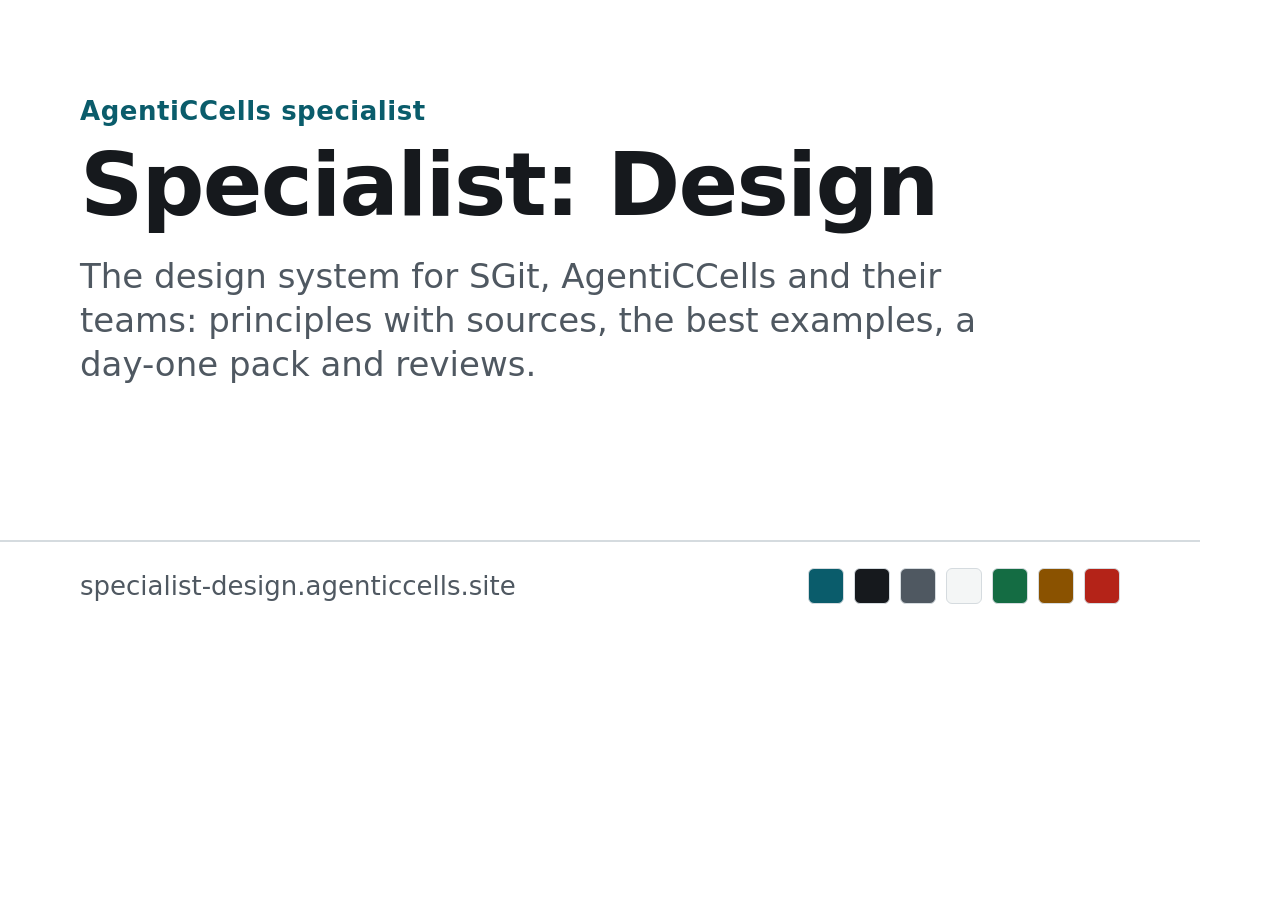
<file: scripts/share-card.html>
<!doctype html>
<html lang="en-GB">
<head>
<meta charset="utf-8">
<title>Share card source</title>
<!-- No ACC mark here: it waits on the Creative Commons trademark question (see reviews/2026-11-16__hub-agenticcells-site.md).
     The source of src/assets/share-card.jpg (1200 by 630). Regenerate with node scripts/make-share-card.cjs. Colours come from the pack's tokens only. -->
<link rel="stylesheet" href="../pack/tokens.css">
<style>
html, body { margin: 0; }
body { width: 1200px; height: 630px; background: var(--bg); color: var(--fg); font-family: var(--font); display: grid; grid-template-rows: 1fr auto; }
.main { padding: 96px 80px 0; }
.mark { color: var(--accent); }
.kicker { font-size: 26px; font-weight: 600; color: var(--accent); letter-spacing: .02em; margin: 0 0 14px; }
h1 { font-size: 88px; line-height: 1.02; margin: 0 0 24px; letter-spacing: -.02em; }
p { font-size: 34px; line-height: 1.3; margin: 0; color: var(--muted); max-width: 980px; }
.foot { display: flex; justify-content: space-between; align-items: center; padding: 26px 80px; border-top: 2px solid var(--line); font-size: 26px; color: var(--muted); }
.sw { display: flex; gap: 10px; }
.sw span { width: 34px; height: 34px; border-radius: 6px; border: 1px solid var(--line); }
.a { background: var(--accent); } .f { background: var(--fg); } .m { background: var(--muted); } .s { background: var(--surface); } .o { background: var(--ok); } .w { background: var(--warn); } .b { background: var(--bad); }
</style>
</head>
<body>
<div class="main">
<div class="kicker">AgentiCCells specialist</div>
<h1>Specialist: Design</h1>
<p>The design system for SGit, AgentiCCells and their teams: principles with sources, the best examples, a day-one pack and reviews.</p>
</div>
<div class="foot"><span>specialist-design.agenticcells.site</span><span class="sw"><span class="a"></span><span class="f"></span><span class="m"></span><span class="s"></span><span class="o"></span><span class="w"></span><span class="b"></span></span></div>
</body>
</html>
</file>
<file: pack/tokens.css>
/* AgentiCCells design pack: tokens.css, version 1.0.0 (2026-11-16)
   Kept by specialist-design@AgentiCCells.dinis. Code: Apache-2.0.
   Copy this file into your site as assets/tokens.css and link it before your own stylesheet.

   Where the values come from:
   - Palette, fonts and the 1.25 type scale: agenticcells.site/assets/style.css,
     visual identity D1 by designer@agenticcells.dinis (2026-11-15).
   - Status colours (ok, warn, bad): web-summit.sgit.ai/assets/site.css (WS-123).
   - The token block rule (colour written only here): web-summit.sgit.ai and newsroom.sgit.ai.
   Every text pair below is measured by pack/check-design.mjs (WCAG 2.2, at least 4.5:1)
   in both themes; the measured ratios are in the comments.

   Rules: colour is written only between tokens:start and tokens:end. Name a token for its
   job, not its hue. Every token set in light is set again in dark. Add a token here, with a
   comment saying why and where it came from, before you use it. */

/* tokens:start */
:root {
  color-scheme: light dark;
  --bg: #ffffff;          /* page */
  --surface: #f4f6f6;     /* raised or sunk panels, code, table heads */
  --fg: #16191d;          /* body text: 17.6:1 on bg, 16.2:1 on surface */
  --muted: #4f5861;       /* secondary text, meta: 7.1:1 on bg, 6.5:1 on surface */
  --accent: #0a5c6b;      /* links, current item, one primary action: 7.6:1 on bg */
  --on-accent: #ffffff;   /* text on an accent fill */
  --line: #d5dbdf;        /* hairlines and rules (not text) */
  --focus: #0a5c6b;       /* focus ring */
  --ok: #146c43;          /* state words only, never colour alone */
  --warn: #8a5200;
  --bad: #b42318;
}
@media (prefers-color-scheme: dark) {
  :root:not([data-theme="light"]) {
    --bg: #111518; --surface: #1a2025; --fg: #e7eaed; --muted: #a7b0b8;
    --accent: #6ec6d6; --on-accent: #111518; --line: #2e373e; --focus: #6ec6d6;
    --ok: #6fd39b; --warn: #f3c069; --bad: #ff8a7a;
  }
}
:root[data-theme="dark"] {
  --bg: #111518; --surface: #1a2025; --fg: #e7eaed; --muted: #a7b0b8;
  --accent: #6ec6d6; --on-accent: #111518; --line: #2e373e; --focus: #6ec6d6;
  --ok: #6fd39b; --warn: #f3c069; --bad: #ff8a7a;
}
/* tokens:end */

:root {
  /* Type: system fonts only, nothing loaded from another host. */
  --font: system-ui, -apple-system, "Segoe UI", Roboto, "Helvetica Neue", Arial, sans-serif;
  --mono: ui-monospace, "SFMono-Regular", Menlo, Consolas, monospace;
  /* A 1.25 scale from 1rem. Use these sizes and no others. */
  --step--1: .875rem; --step-0: 1rem; --step-1: 1.25rem; --step-2: 1.5625rem; --step-3: 1.953rem; --step-4: 2.441rem;
  /* Space: a 4px base. */
  --s1: .25rem; --s2: .5rem; --s3: .75rem; --s4: 1rem; --s5: 1.5rem; --s6: 2rem; --s7: 3rem; --s8: 4rem;
  /* Width: prose keeps a readable line; tables, code and figures may use the frame. */
  --measure: 42rem; --frame: 72rem; --gutter: 1rem;
  --radius: .375rem;
  --tap: 2.75rem;         /* 44px: the smallest touch target */
}
</file>
